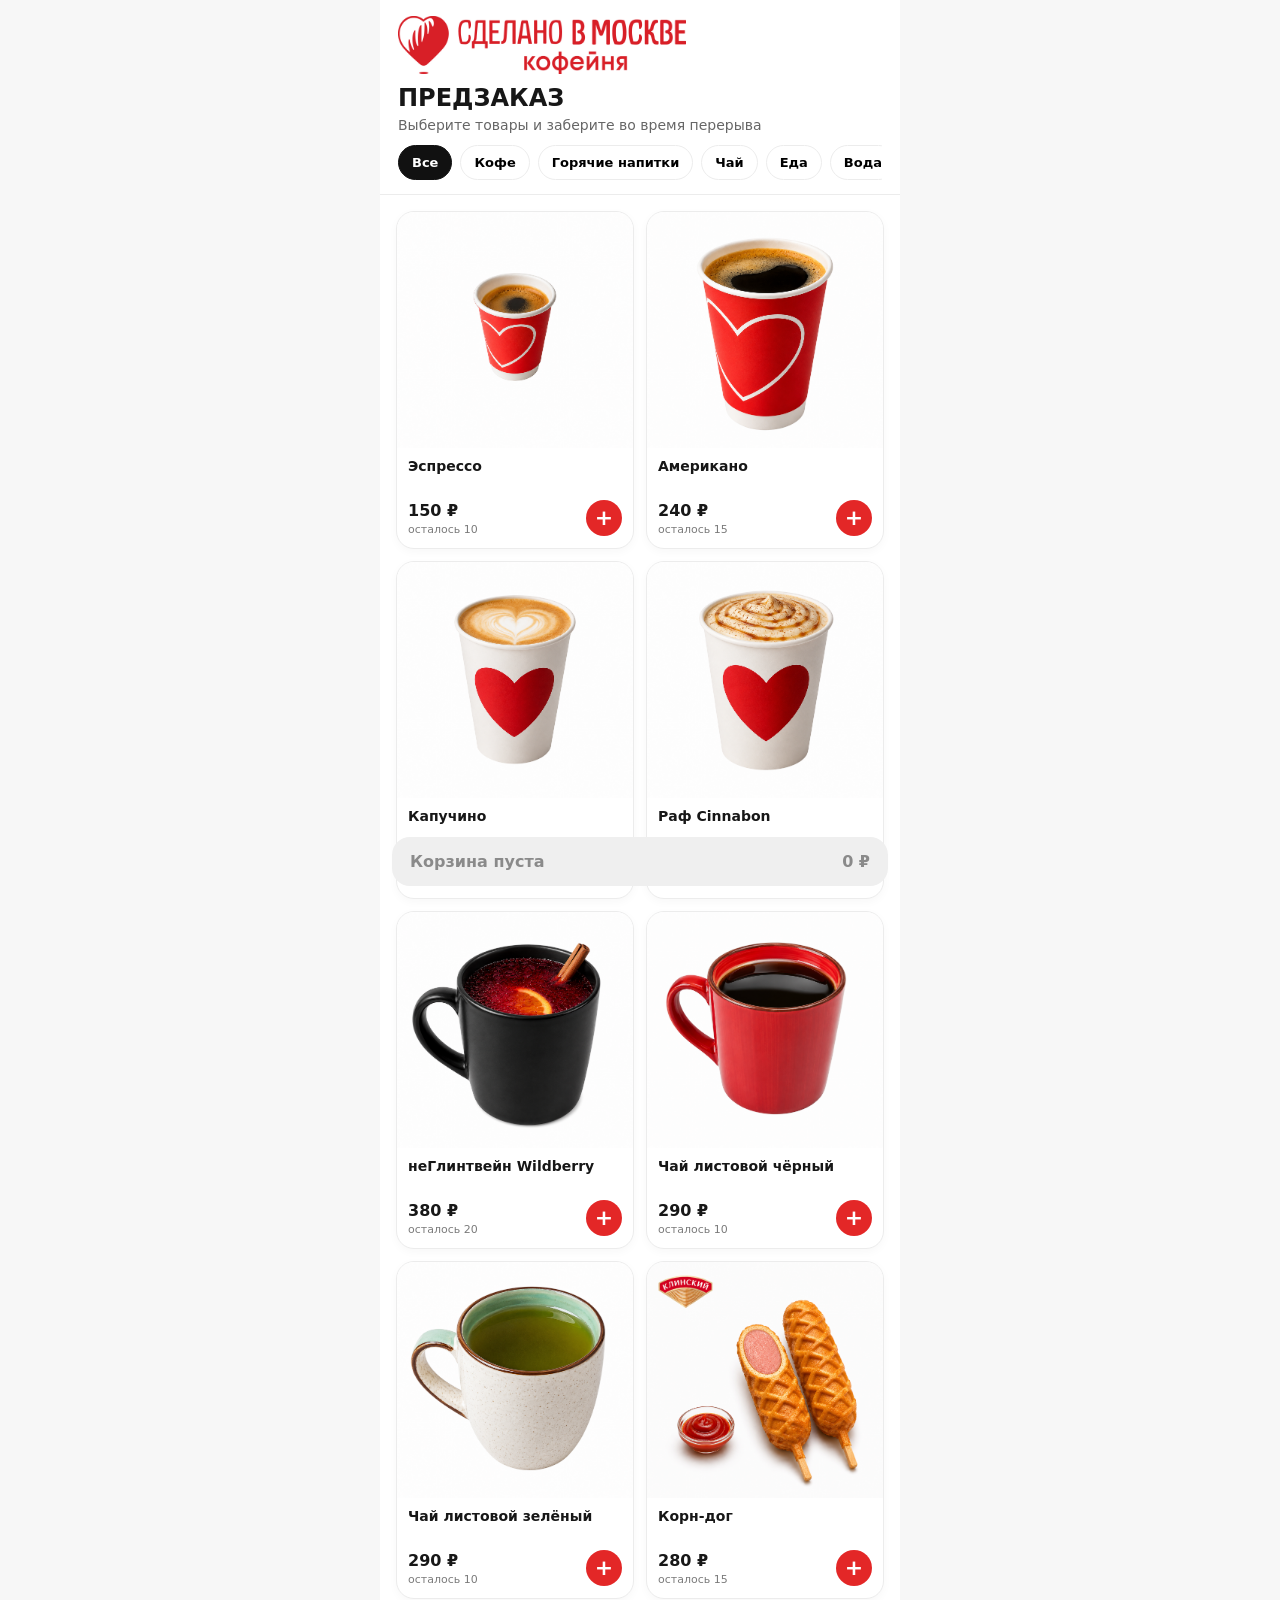
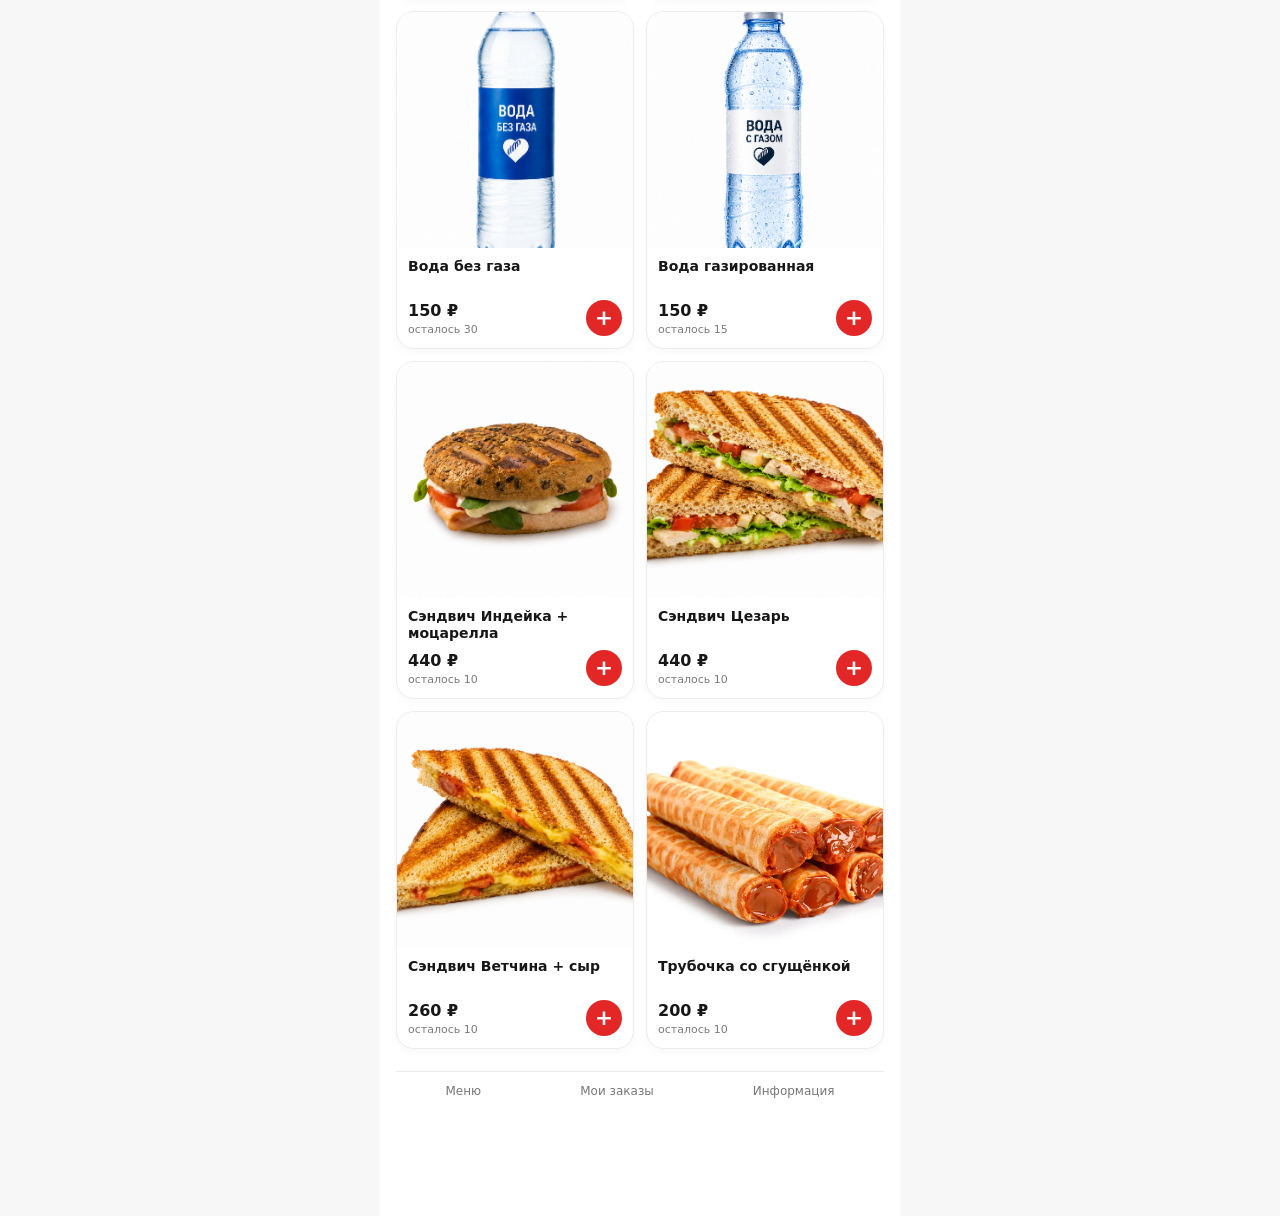
<file: index.html>
<!doctype html>
<html lang="ru">
<head>
  <meta charset="utf-8">
  <meta name="viewport" content="width=device-width,initial-scale=1,viewport-fit=cover">
  <meta name="theme-color" content="#ffffff">
  <title>Сделано в Москве — предзаказ</title>
  <link rel="stylesheet" href="styles.css">
</head>
<body>
  <main class="app">
    <header class="header">
      <div class="brand">
        <img class="brand-logo" src="assets/brand/logo.jpg" alt="Сделано в Москве кофейня">
      </div>
      <h1>ПРЕДЗАКАЗ</h1>
      <p class="hero-copy">Выберите товары и заберите во время перерыва</p>
      <div class="chips" id="chips"></div>
    </header>

    <section class="menu">
      <div class="grid" id="menu"></div>
      <nav class="bottom-nav">
        <span>Меню</span><span>Мои заказы</span><span>Информация</span>
      </nav>
    </section>

    <button class="cartbar empty" id="cartbar">
      <span>Корзина пуста</span><span>0 ₽</span>
    </button>
  </main>

  <div class="overlay" id="overlay">
    <div class="sheet" id="sheetContent"></div>
  </div>

  <script src="data.js"></script>
  <script src="app.js"></script>
</body>
</html>
</file>
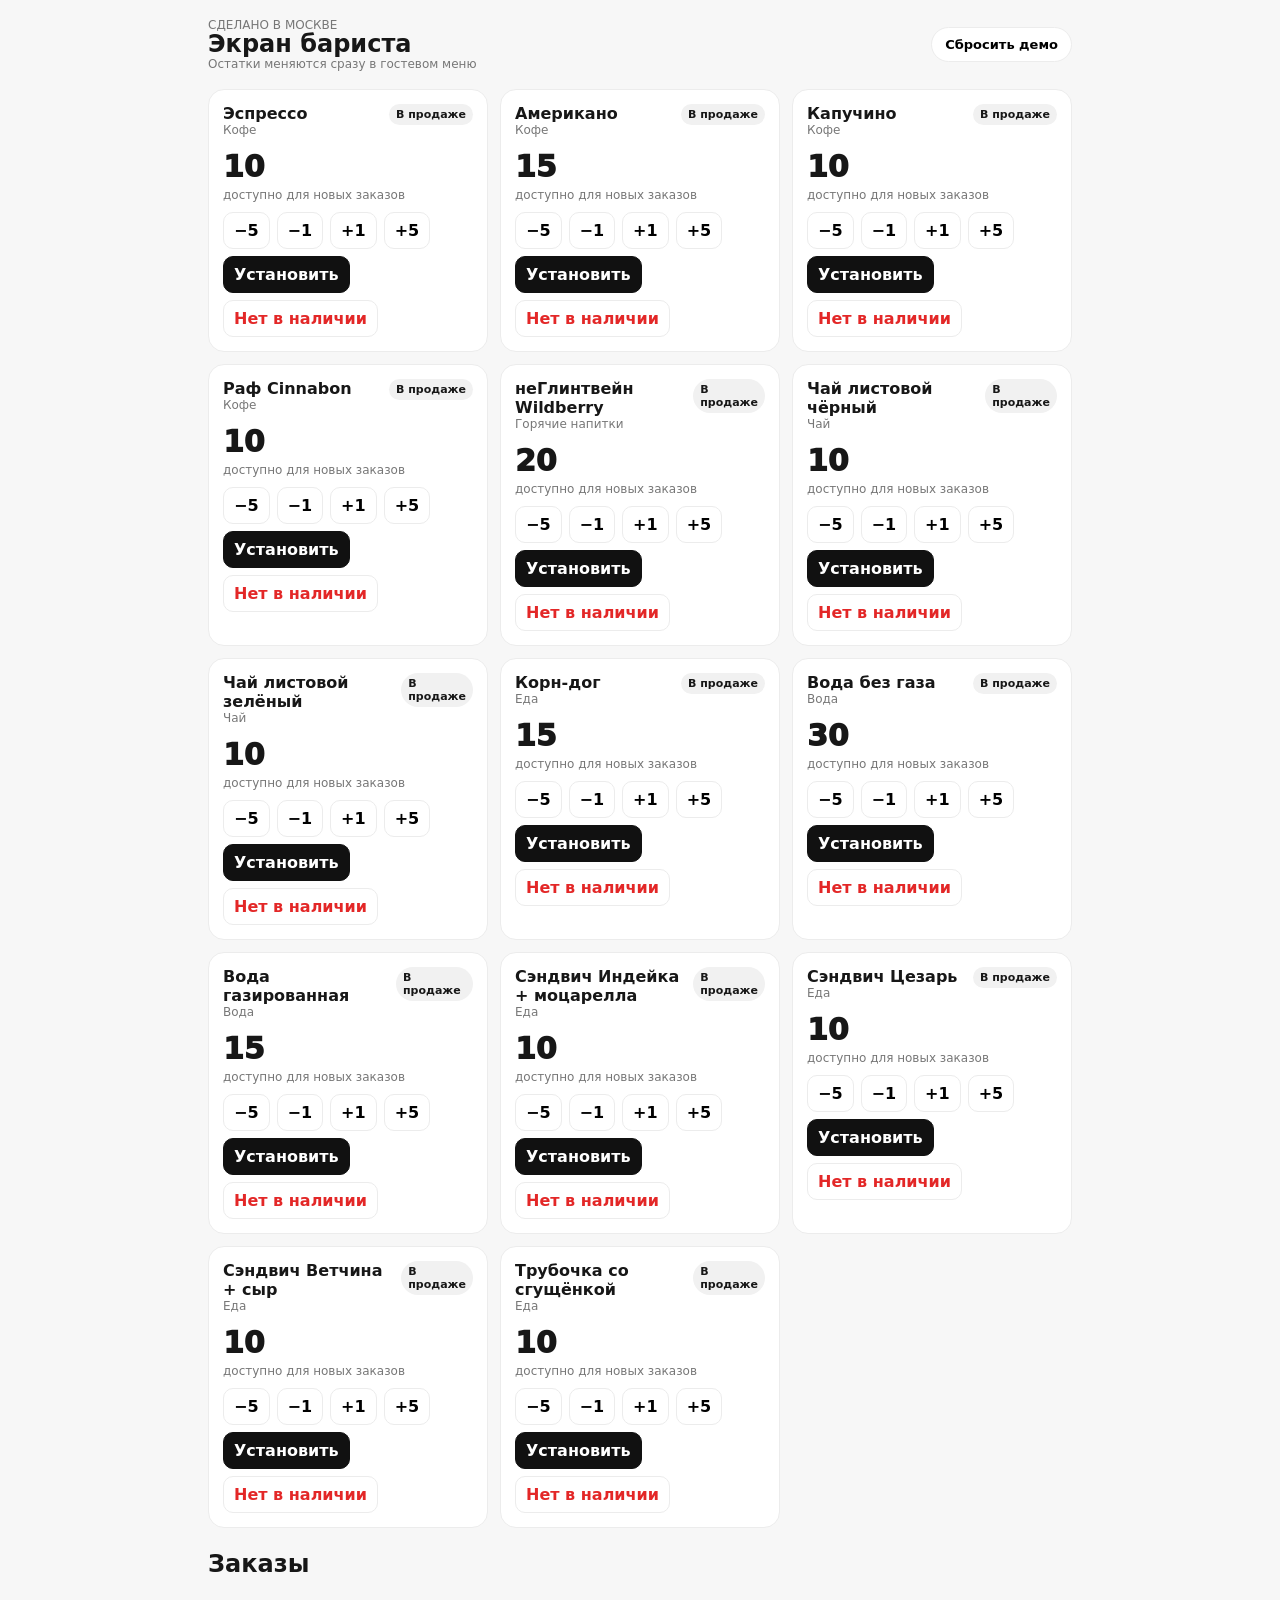
<file: admin.html>
<!doctype html>
<html lang="ru">
<head>
  <meta charset="utf-8">
  <meta name="viewport" content="width=device-width,initial-scale=1">
  <title>Бариста — Сделано в Москве</title>
  <link rel="stylesheet" href="styles.css">
</head>
<body>
  <main class="admin-wrap">
    <div class="admin-header">
      <div>
        <div class="small">СДЕЛАНО В МОСКВЕ</div>
        <h1>Экран бариста</h1>
        <div class="small">Остатки меняются сразу в гостевом меню</div>
      </div>
      <button class="chip" onclick="resetDemo()">Сбросить демо</button>
    </div>
    <div class="admin-grid" id="adminProducts"></div>
    <section class="orders">
      <h2>Заказы</h2>
      <div id="orders"></div>
    </section>
  </main>
  <script src="data.js"></script>
  <script src="admin.js"></script>
</body>
</html>
</file>
<file: styles.css>
:root{
  --red:#e32727;
  --red-dark:#c71818;
  --ink:#171717;
  --muted:#7b7b7b;
  --line:#ececec;
  --bg:#f7f7f7;
  --card:#ffffff;
}
*{box-sizing:border-box}
body{
  margin:0;
  font-family:Inter,ui-sans-serif,system-ui,-apple-system,BlinkMacSystemFont,"Segoe UI",sans-serif;
  color:var(--ink);
  background:var(--bg);
}
button,input{font:inherit}
.app{
  width:min(100%,520px);
  min-height:100vh;
  margin:0 auto;
  background:#fff;
  padding-bottom:100px;
}
.header{
  position:sticky;top:0;z-index:20;
  background:rgba(255,255,255,.96);
  backdrop-filter:blur(12px);
  border-bottom:1px solid var(--line);
  padding:16px 18px 12px;
}
.brand{display:flex;align-items:center;gap:10px;margin-bottom:10px}.brand-logo{display:block;width:min(290px,78%);height:58px;object-fit:contain;object-position:left center}
.brand-mark{
  width:42px;height:42px;border-radius:50%;
  background:var(--red);color:#fff;
  display:grid;place-items:center;
  font-weight:900;font-size:18px;
}
.brand-title{font-size:17px;font-weight:900;line-height:1.05}
.brand-sub{font-size:11px;color:var(--muted);margin-top:3px}
h1{font-size:24px;line-height:1.05;margin:12px 0 6px}
.hero-copy{font-size:14px;color:#666;margin:0 0 12px}
.chips{
  display:flex;gap:8px;overflow:auto;padding-bottom:2px;scrollbar-width:none
}
.chips::-webkit-scrollbar{display:none}
.chip{
  border:1px solid var(--line);background:#fff;border-radius:999px;
  padding:9px 13px;white-space:nowrap;font-size:13px;font-weight:700;cursor:pointer
}
.chip.active{background:#111;color:#fff;border-color:#111}
.menu{padding:16px}
.section-title{font-size:15px;font-weight:900;margin:8px 0 10px}
.grid{display:grid;grid-template-columns:1fr 1fr;gap:12px}
.card{
  border:1px solid var(--line);
  border-radius:18px;
  background:#fff;
  overflow:hidden;
  box-shadow:0 3px 10px rgba(0,0,0,.03);
  min-width:0;
}
.photo{
  aspect-ratio:1/1;
  width:100%;
  object-fit:cover;
  background:#fff;
  display:block;
}
.card-body{padding:10px 11px 12px}
.card-name{
  font-size:14px;font-weight:800;line-height:1.2;min-height:34px
}
.card-meta{display:flex;justify-content:space-between;align-items:end;gap:8px;margin-top:8px}
.price{font-weight:900;font-size:16px}
.stock{font-size:11px;color:var(--muted);margin-top:3px}
.stock.low{color:#d17b00;font-weight:700}
.stock.zero{color:var(--red);font-weight:800}
.add{
  width:36px;height:36px;border-radius:50%;border:0;
  background:var(--red);color:#fff;font-size:22px;line-height:1;
  cursor:pointer;font-weight:700;
}
.add:disabled{background:#ddd;color:#999;cursor:not-allowed}
.cartbar{
  position:fixed;left:50%;bottom:14px;transform:translateX(-50%);
  width:min(calc(100% - 24px),496px);
  background:var(--red);color:#fff;border:0;border-radius:18px;
  padding:15px 18px;z-index:25;
  display:flex;justify-content:space-between;align-items:center;
  font-weight:900;box-shadow:0 10px 30px rgba(227,39,39,.28);
  cursor:pointer;
}
.cartbar.empty{background:#efefef;color:#8a8a8a;box-shadow:none;cursor:default}
.overlay{
  position:fixed;inset:0;background:rgba(0,0,0,.45);z-index:40;
  display:none;align-items:flex-end;justify-content:center
}
.overlay.open{display:flex}
.sheet{
  width:min(100%,520px);max-height:88vh;overflow:auto;
  background:#fff;border-radius:24px 24px 0 0;padding:18px
}
.sheet-head{display:flex;justify-content:space-between;align-items:center}
.sheet h2{margin:0;font-size:22px}
.close{
  border:0;background:#f2f2f2;width:36px;height:36px;border-radius:50%;cursor:pointer
}
.cart-item{display:grid;grid-template-columns:1fr auto;gap:10px;padding:12px 0;border-bottom:1px solid var(--line)}
.qty{display:flex;align-items:center;gap:8px}
.qty button{width:30px;height:30px;border-radius:50%;border:1px solid var(--line);background:#fff;cursor:pointer}
.total{display:flex;justify-content:space-between;font-size:20px;font-weight:900;padding:16px 0}
.primary{
  width:100%;border:0;border-radius:15px;background:var(--red);color:#fff;
  padding:14px 16px;font-weight:900;cursor:pointer
}
.note{
  margin-top:12px;padding:12px;border-radius:14px;background:#fff5f5;
  color:#6d3535;font-size:12px;line-height:1.4
}
.success{padding:16px 0;text-align:center}
.order-number{font-size:42px;font-weight:1000;color:var(--red);margin:12px 0}
.bottom-nav{
  display:flex;justify-content:space-around;padding:12px 0 2px;margin-top:22px;border-top:1px solid var(--line);color:#777;font-size:12px
}

/* admin */
.admin-wrap{width:min(100%,900px);margin:0 auto;padding:18px}
.admin-header{display:flex;justify-content:space-between;align-items:center;gap:16px;margin-bottom:18px}
.admin-header h1{margin:0}
.admin-grid{display:grid;grid-template-columns:repeat(auto-fit,minmax(280px,1fr));gap:12px}
.admin-card{background:#fff;border:1px solid var(--line);border-radius:16px;padding:14px}
.admin-card.off{opacity:.55}
.admin-top{display:flex;justify-content:space-between;gap:12px;align-items:start}
.admin-name{font-weight:900}
.admin-stock{font-size:30px;font-weight:1000;margin:12px 0}
.controls{display:flex;gap:7px;flex-wrap:wrap}
.controls button{
  border:1px solid var(--line);background:#fff;border-radius:10px;padding:8px 10px;font-weight:800;cursor:pointer
}
.controls button.danger{color:var(--red)}
.controls button.main{background:#111;color:#fff;border-color:#111}
.orders{margin-top:22px}
.order-row{
  background:#fff;border:1px solid var(--line);border-radius:14px;padding:12px;margin-bottom:8px
}
.order-row-head{display:flex;justify-content:space-between;font-weight:900}
.small{font-size:12px;color:#777}
.status-btns{display:flex;gap:6px;flex-wrap:wrap;margin-top:9px}
.status-btns button{border:1px solid var(--line);background:#fff;border-radius:9px;padding:6px 8px;cursor:pointer;font-size:12px}
.badge{display:inline-block;padding:4px 7px;border-radius:999px;background:#f1f1f1;font-size:11px;font-weight:800}
@media(max-width:370px){.grid{grid-template-columns:1fr}.app{width:100%}}

.payment-box{margin-top:18px;padding-top:16px;border-top:1px solid var(--line);text-align:center}
.payment-title{font-size:16px;line-height:1.35;font-weight:900;margin:0 auto 14px;max-width:390px}
.payment-qr{display:block;width:min(260px,70vw);height:auto;margin:0 auto 12px;border-radius:12px}
.payment-hint{font-size:12px;color:var(--muted);line-height:1.4;margin:0 auto;max-width:360px}
</file>
